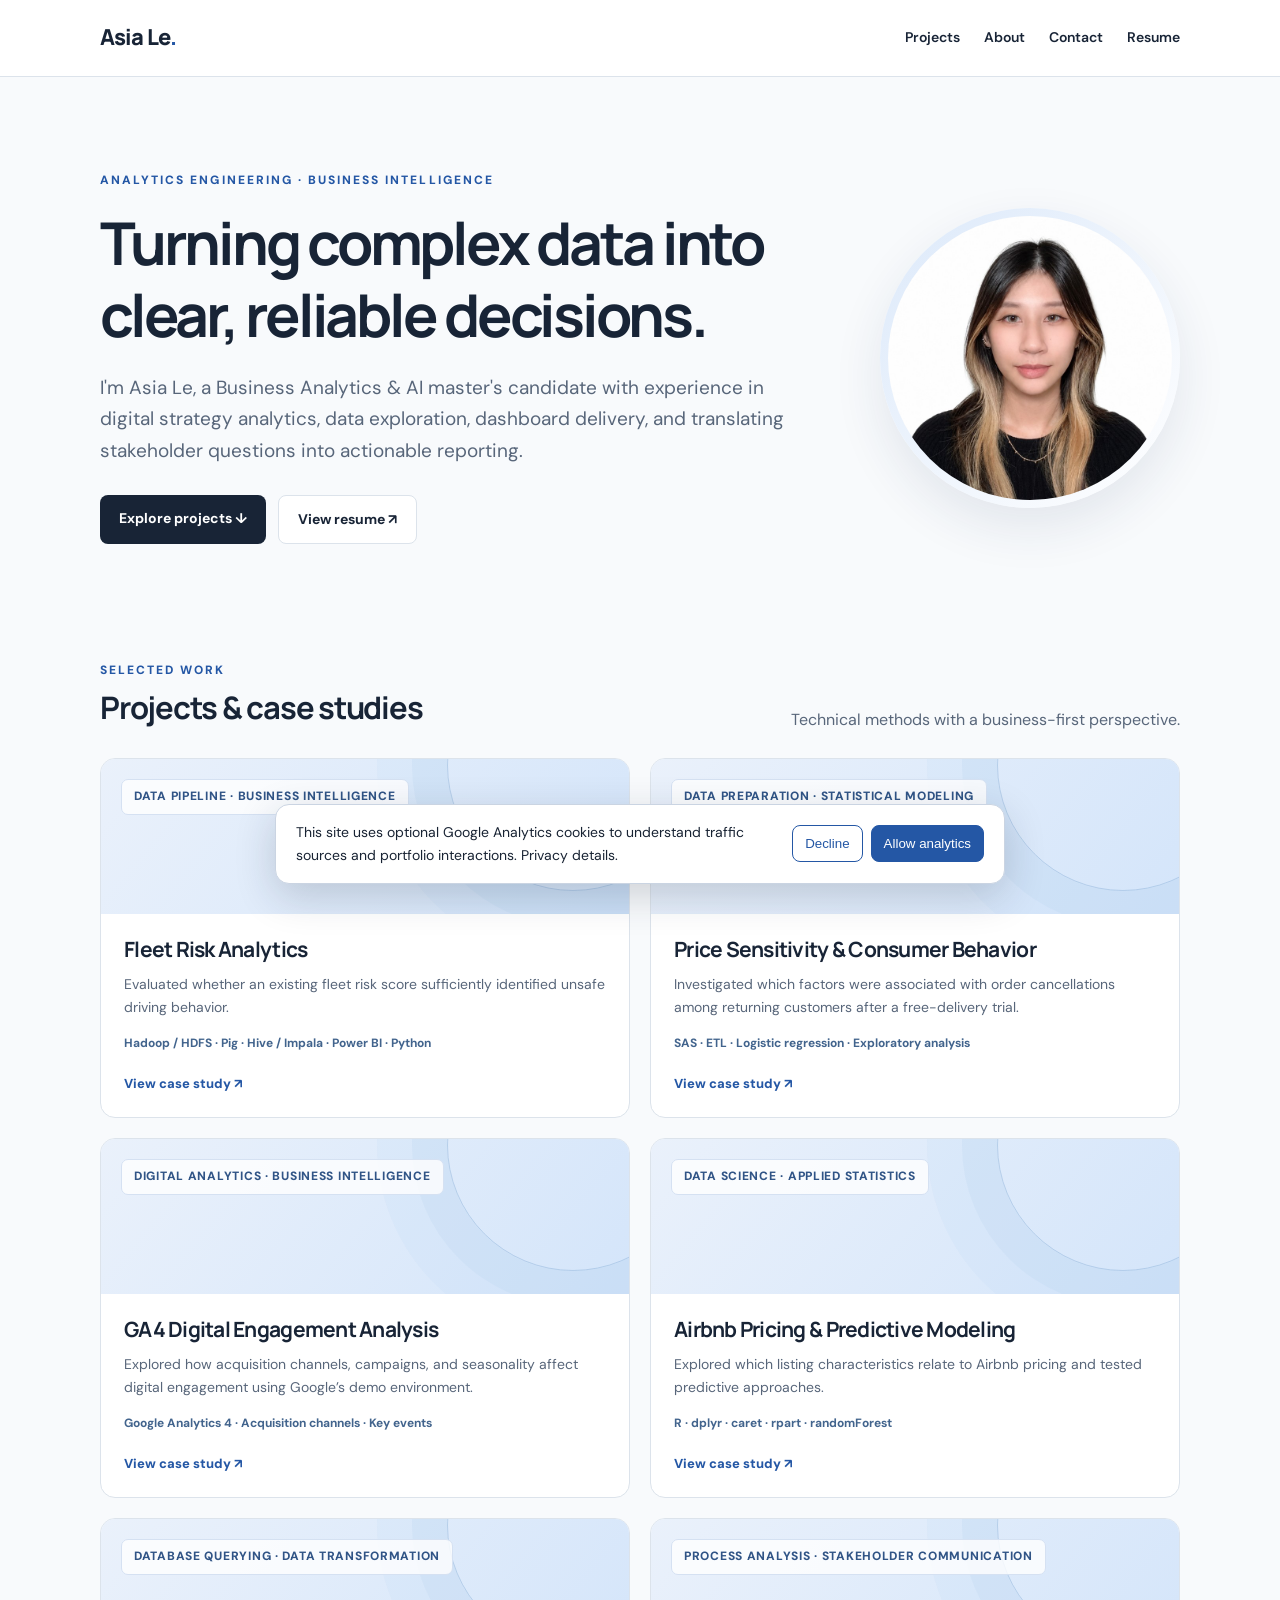
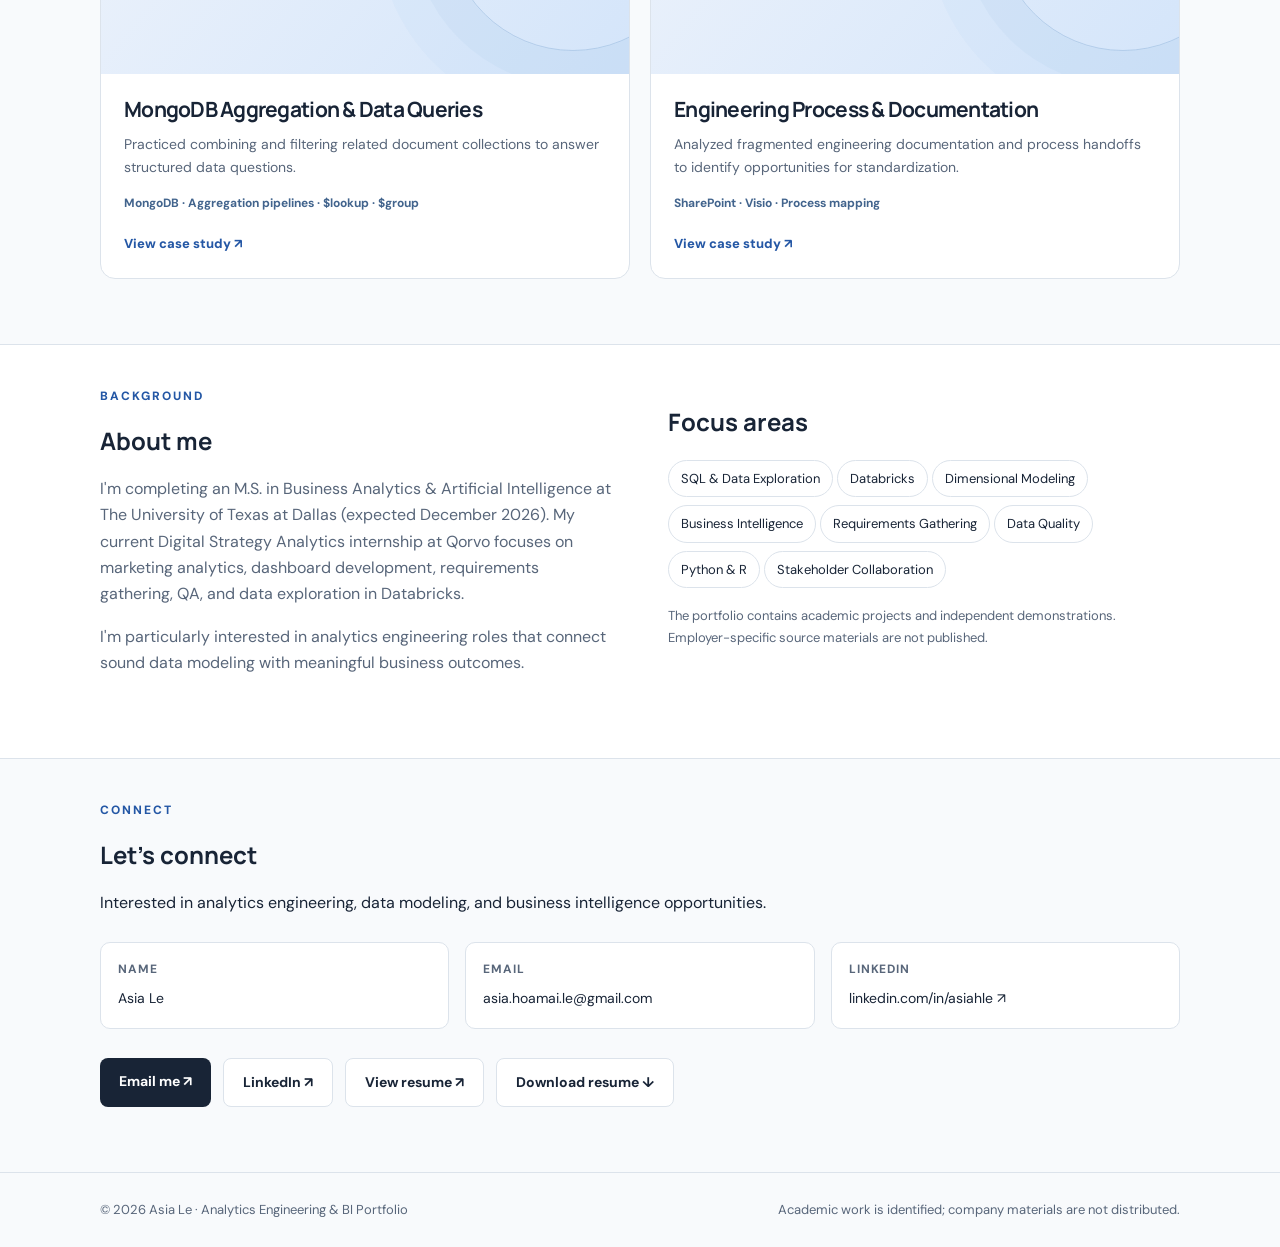
<file: index.html>
<!DOCTYPE html>
<html lang="en"><head><meta charset="utf-8"/><meta content="width=device-width, initial-scale=1" name="viewport"/><meta content="Asia Le — analytics engineering and business intelligence project portfolio." name="description"/><title>Asia Le | Analytics Engineering &amp; BI</title><link href="style.css" rel="stylesheet"/><script defer="True" src="analytics.js"></script></head><body><header><nav class="wrap"><a class="brand" href="index.html">Asia Le<span style="color:#2457a5">.</span></a><div class="links"><a href="index.html#projects">Projects</a><a href="index.html#about">About</a><a href="index.html#contact">Contact</a><a data-track="resume_view" href="Asia_Le_Resume_Oct_2026.pdf" rel="noopener" target="_blank">Resume</a></div></nav></header><main><div class="wrap"><div class="hero hero-with-photo"><div class="hero-copy"><div class="eyebrow">Analytics Engineering · Business Intelligence</div><h1>Turning complex data into clear, reliable decisions.</h1><p>I'm Asia Le, a Business Analytics &amp; AI master's candidate with experience in digital strategy analytics, data exploration, dashboard delivery, and translating stakeholder questions into actionable reporting.</p><div class="buttons"><a class="button" href="#projects">Explore projects ↓</a><a class="button secondary" data-track="resume_view" href="Asia_Le_Resume_Oct_2026.pdf" rel="noopener" target="_blank">View resume ↗</a></div></div><div class="hero-photo-wrap"><img alt="Professional headshot of Asia Le" class="hero-photo" height="440" src="asia-le-headshot.jpg" width="440"/></div></div><section id="projects"><div class="section-head"><div><div class="eyebrow">Selected work</div><h2>Projects &amp; case studies</h2></div><p>Technical methods with a business-first perspective.</p></div><div class="grid"><a class="card" data-track="project_click" href="fleet.html"><div class="art"><span>DATA PIPELINE · BUSINESS INTELLIGENCE</span></div><div class="card-body"><h3>Fleet Risk Analytics</h3><p>Evaluated whether an existing fleet risk score sufficiently identified unsafe driving behavior.</p><div class="tags">Hadoop / HDFS · Pig · Hive / Impala · Power BI · Python</div><span class="more">View case study ↗</span></div></a><a class="card" data-track="project_click" href="pricing.html"><div class="art"><span>DATA PREPARATION · STATISTICAL MODELING</span></div><div class="card-body"><h3>Price Sensitivity &amp; Consumer Behavior</h3><p>Investigated which factors were associated with order cancellations among returning customers after a free-delivery trial.</p><div class="tags">SAS · ETL · Logistic regression · Exploratory analysis</div><span class="more">View case study ↗</span></div></a><a class="card" data-track="project_click" href="ga4.html"><div class="art"><span>DIGITAL ANALYTICS · BUSINESS INTELLIGENCE</span></div><div class="card-body"><h3>GA4 Digital Engagement Analysis</h3><p>Explored how acquisition channels, campaigns, and seasonality affect digital engagement using Google’s demo environment.</p><div class="tags">Google Analytics 4 · Acquisition channels · Key events</div><span class="more">View case study ↗</span></div></a><a class="card" data-track="project_click" href="airbnb.html"><div class="art"><span>DATA SCIENCE · APPLIED STATISTICS</span></div><div class="card-body"><h3>Airbnb Pricing &amp; Predictive Modeling</h3><p>Explored which listing characteristics relate to Airbnb pricing and tested predictive approaches.</p><div class="tags">R · dplyr · caret · rpart · randomForest</div><span class="more">View case study ↗</span></div></a><a class="card" data-track="project_click" href="mongodb.html"><div class="art"><span>DATABASE QUERYING · DATA TRANSFORMATION</span></div><div class="card-body"><h3>MongoDB Aggregation &amp; Data Queries</h3><p>Practiced combining and filtering related document collections to answer structured data questions.</p><div class="tags">MongoDB · Aggregation pipelines · $lookup · $group</div><span class="more">View case study ↗</span></div></a><a class="card" data-track="project_click" href="process.html"><div class="art"><span>PROCESS ANALYSIS · STAKEHOLDER COMMUNICATION</span></div><div class="card-body"><h3>Engineering Process &amp; Documentation</h3><p>Analyzed fragmented engineering documentation and process handoffs to identify opportunities for standardization.</p><div class="tags">SharePoint · Visio · Process mapping</div><span class="more">View case study ↗</span></div></a></div></section></div><section class="about" id="about"><div class="wrap about-inner"><div><div class="eyebrow">Background</div><h2>About me</h2><p>I'm completing an M.S. in Business Analytics &amp; Artificial Intelligence at The University of Texas at Dallas (expected December 2026). My current Digital Strategy Analytics internship at Qorvo focuses on marketing analytics, dashboard development, requirements gathering, QA, and data exploration in Databricks.</p><p>I'm particularly interested in analytics engineering roles that connect sound data modeling with meaningful business outcomes.</p></div><div><h2>Focus areas</h2><span class="pill">SQL &amp; Data Exploration</span><span class="pill">Databricks</span><span class="pill">Dimensional Modeling</span><span class="pill">Business Intelligence</span><span class="pill">Requirements Gathering</span><span class="pill">Data Quality</span><span class="pill">Python &amp; R</span><span class="pill">Stakeholder Collaboration</span><p style="font-size:13px">The portfolio contains academic projects and independent demonstrations. Employer-specific source materials are not published.</p></div></div></section><section id="contact"><div class="wrap"><div class="eyebrow">Connect</div><h2>Let's connect</h2><p>Interested in analytics engineering, data modeling, and business intelligence opportunities.</p><div class="contact-details"><div><strong>Name</strong><span>Asia Le</span></div><div><strong>Email</strong><a data-track="contact_click" href="mailto:asia.hoamai.le@gmail.com">asia.hoamai.le@gmail.com</a></div><div><strong>LinkedIn</strong><a data-track="linkedin_click" href="https://www.linkedin.com/in/asiahle/" rel="noopener noreferrer" target="_blank">linkedin.com/in/asiahle ↗</a></div></div><div class="buttons"><a class="button" data-track="contact_click" href="mailto:asia.hoamai.le@gmail.com">Email me ↗</a><a class="button secondary" data-track="linkedin_click" href="https://www.linkedin.com/in/asiahle/" rel="noopener noreferrer" target="_blank">LinkedIn ↗</a><a class="button secondary" data-track="resume_view" href="Asia_Le_Resume_Oct_2026.pdf" rel="noopener" target="_blank">View resume ↗</a><a class="button secondary" data-track="resume_download" download="Asia_Le_Resume.pdf" href="Asia_Le_Resume_Oct_2026.pdf">Download resume ↓</a></div></div></section></main><footer><div class="wrap"><span>© 2026 Asia Le · Analytics Engineering &amp; BI Portfolio</span><span>Academic work is identified; company materials are not distributed.</span></div></footer></body></html>
</file>
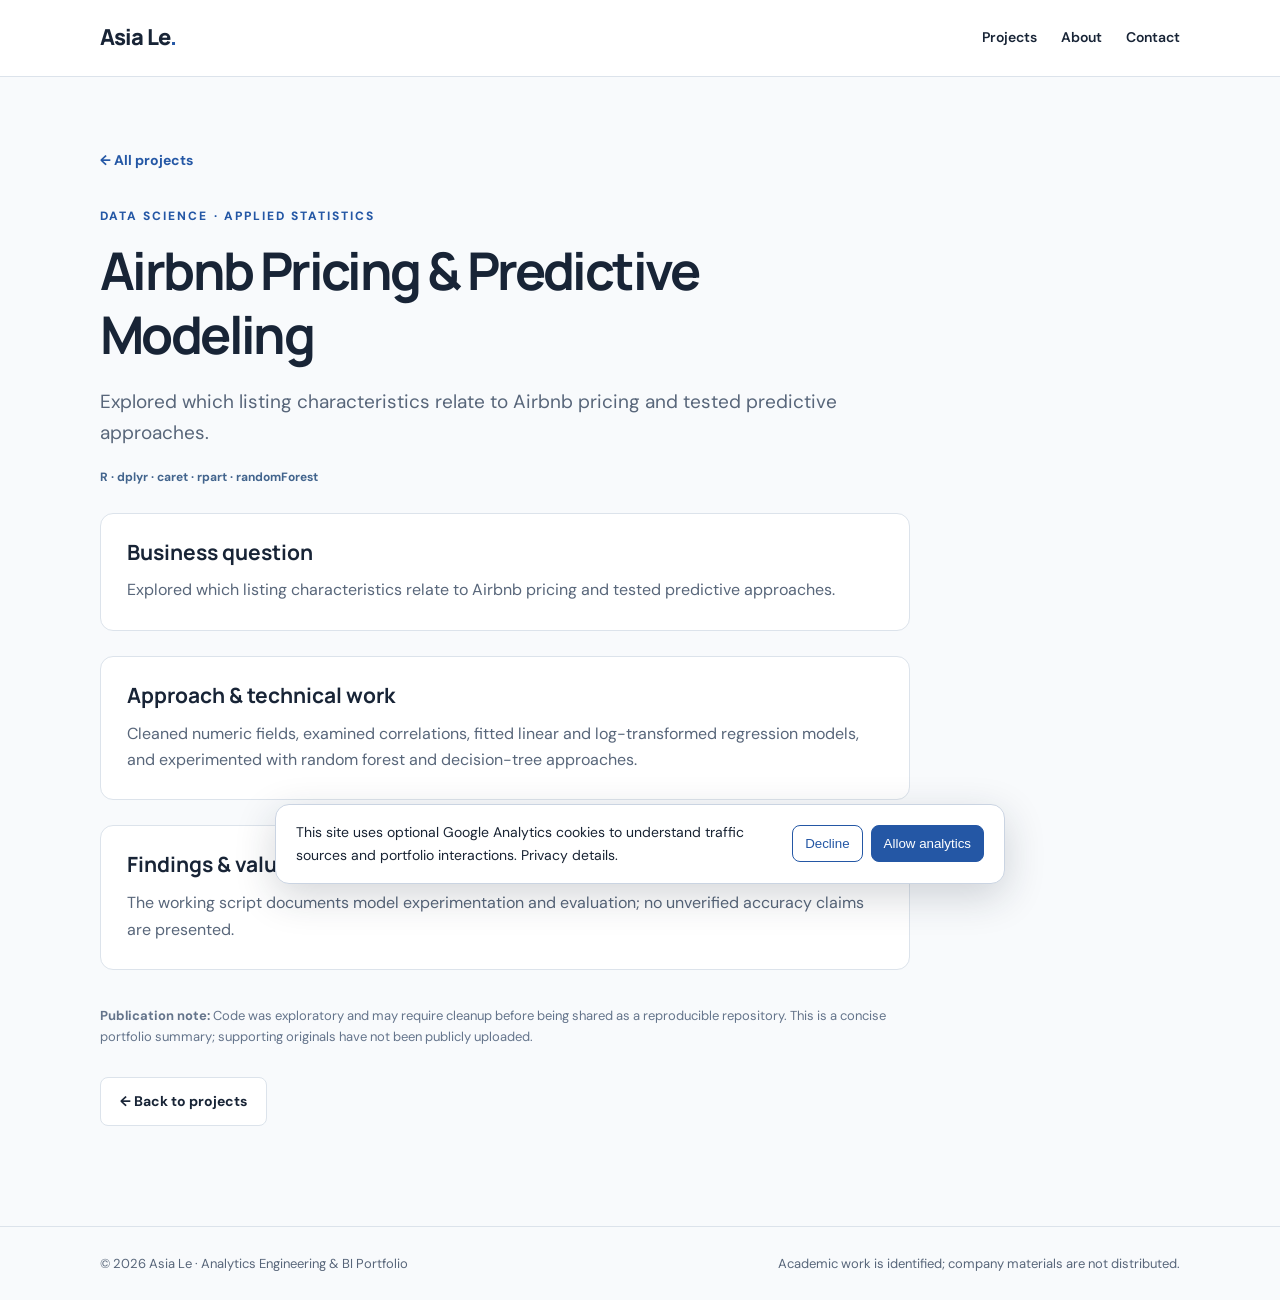
<file: airbnb.html>
<!DOCTYPE html>
<html lang="en"><head><meta charset="utf-8"/><meta content="width=device-width, initial-scale=1" name="viewport"/><meta content="Airbnb Pricing &amp; Predictive Modeling case study by Asia Le." name="description"/><title>Airbnb Pricing &amp; Predictive Modeling | Asia Le</title><link href="style.css" rel="stylesheet"/><script defer="True" src="analytics.js"></script></head><body><header><nav class="wrap"><a class="brand" href="index.html">Asia Le<span style="color:#2457a5">.</span></a><div class="links"><a href="index.html#projects">Projects</a><a href="index.html#about">About</a><a href="index.html#contact">Contact</a></div></nav></header><main class="wrap"><article class="project"><a href="index.html#projects" style="color:#2457a5;font-weight:700;font-size:14px">← All projects</a><div class="eyebrow" style="margin-top:34px">Data science · Applied statistics</div><h1>Airbnb Pricing &amp; Predictive Modeling</h1><p class="lead">Explored which listing characteristics relate to Airbnb pricing and tested predictive approaches.</p><div class="tags">R · dplyr · caret · rpart · randomForest</div><div class="panel"><h2>Business question</h2><p>Explored which listing characteristics relate to Airbnb pricing and tested predictive approaches.</p></div><div class="panel"><h2>Approach &amp; technical work</h2><p>Cleaned numeric fields, examined correlations, fitted linear and log-transformed regression models, and experimented with random forest and decision-tree approaches.</p></div><div class="panel"><h2>Findings &amp; value</h2><p>The working script documents model experimentation and evaluation; no unverified accuracy claims are presented.</p></div><p class="note"><strong>Publication note:</strong> Code was exploratory and may require cleanup before being shared as a reproducible repository. This is a concise portfolio summary; supporting originals have not been publicly uploaded.</p><div class="buttons"><a class="button secondary" href="index.html#projects">← Back to projects</a></div></article></main><footer><div class="wrap"><span>© 2026 Asia Le · Analytics Engineering &amp; BI Portfolio</span><span>Academic work is identified; company materials are not distributed.</span></div></footer></body></html>
</file>
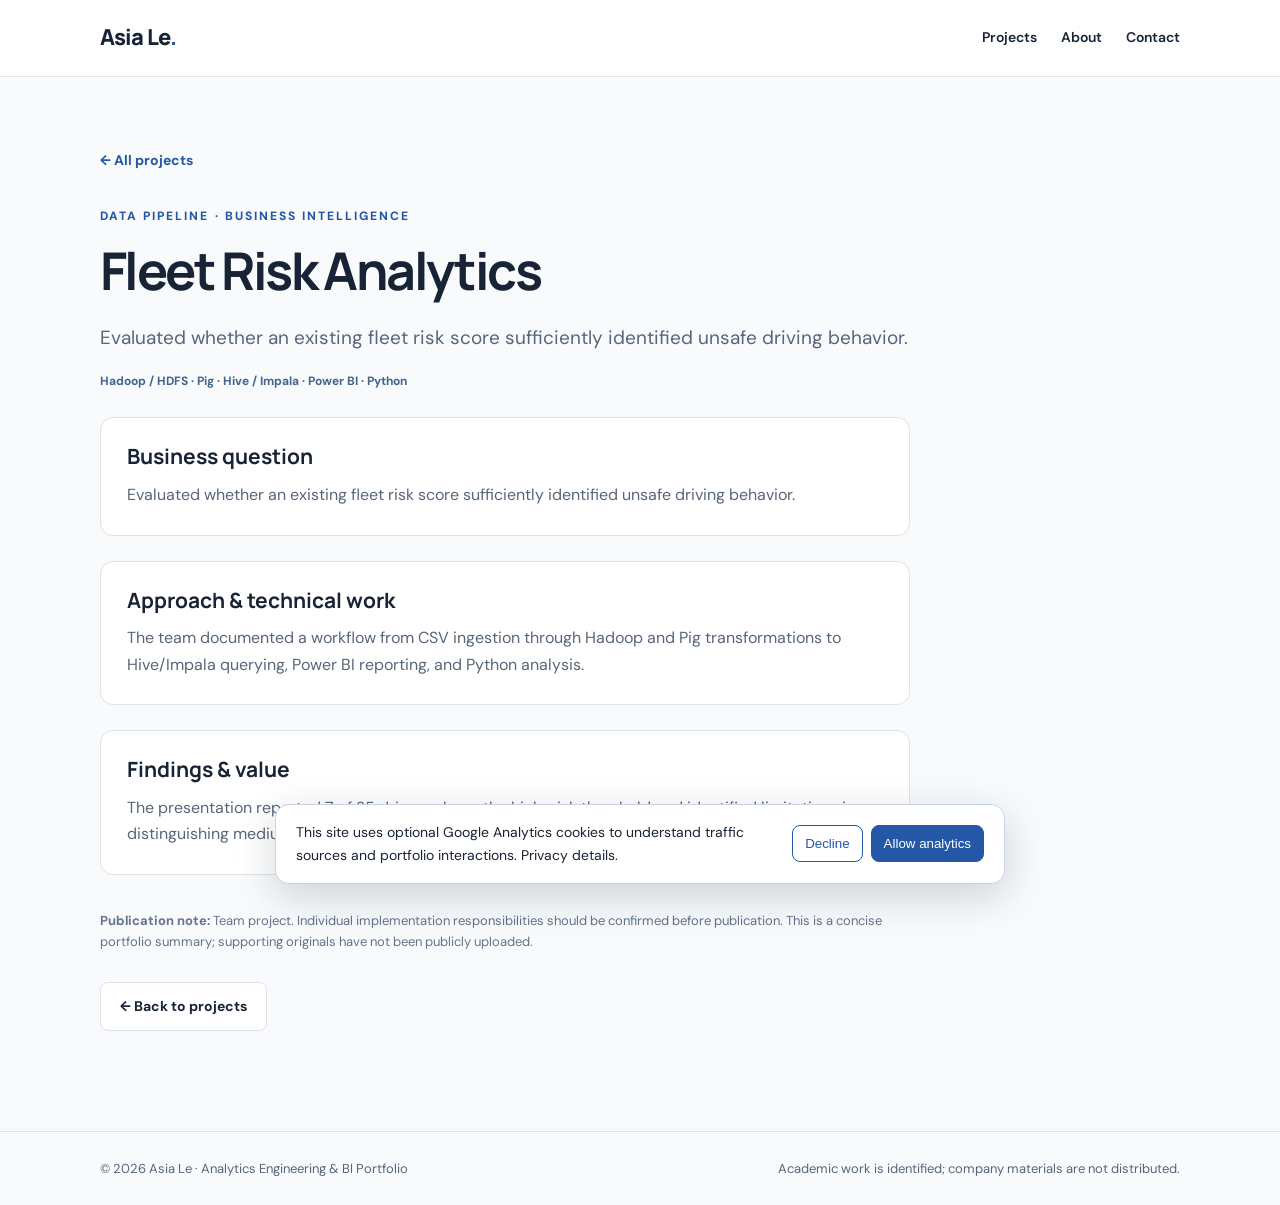
<file: fleet.html>
<!DOCTYPE html>
<html lang="en"><head><meta charset="utf-8"/><meta content="width=device-width, initial-scale=1" name="viewport"/><meta content="Fleet Risk Analytics case study by Asia Le." name="description"/><title>Fleet Risk Analytics | Asia Le</title><link href="style.css" rel="stylesheet"/><script defer="True" src="analytics.js"></script></head><body><header><nav class="wrap"><a class="brand" href="index.html">Asia Le<span style="color:#2457a5">.</span></a><div class="links"><a href="index.html#projects">Projects</a><a href="index.html#about">About</a><a href="index.html#contact">Contact</a></div></nav></header><main class="wrap"><article class="project"><a href="index.html#projects" style="color:#2457a5;font-weight:700;font-size:14px">← All projects</a><div class="eyebrow" style="margin-top:34px">Data pipeline · Business intelligence</div><h1>Fleet Risk Analytics</h1><p class="lead">Evaluated whether an existing fleet risk score sufficiently identified unsafe driving behavior.</p><div class="tags">Hadoop / HDFS · Pig · Hive / Impala · Power BI · Python</div><div class="panel"><h2>Business question</h2><p>Evaluated whether an existing fleet risk score sufficiently identified unsafe driving behavior.</p></div><div class="panel"><h2>Approach &amp; technical work</h2><p>The team documented a workflow from CSV ingestion through Hadoop and Pig transformations to Hive/Impala querying, Power BI reporting, and Python analysis.</p></div><div class="panel"><h2>Findings &amp; value</h2><p>The presentation reported 7 of 25 drivers above the high-risk threshold and identified limitations in distinguishing medium- and high-risk drivers.</p></div><p class="note"><strong>Publication note:</strong> Team project. Individual implementation responsibilities should be confirmed before publication. This is a concise portfolio summary; supporting originals have not been publicly uploaded.</p><div class="buttons"><a class="button secondary" href="index.html#projects">← Back to projects</a></div></article></main><footer><div class="wrap"><span>© 2026 Asia Le · Analytics Engineering &amp; BI Portfolio</span><span>Academic work is identified; company materials are not distributed.</span></div></footer></body></html>
</file>
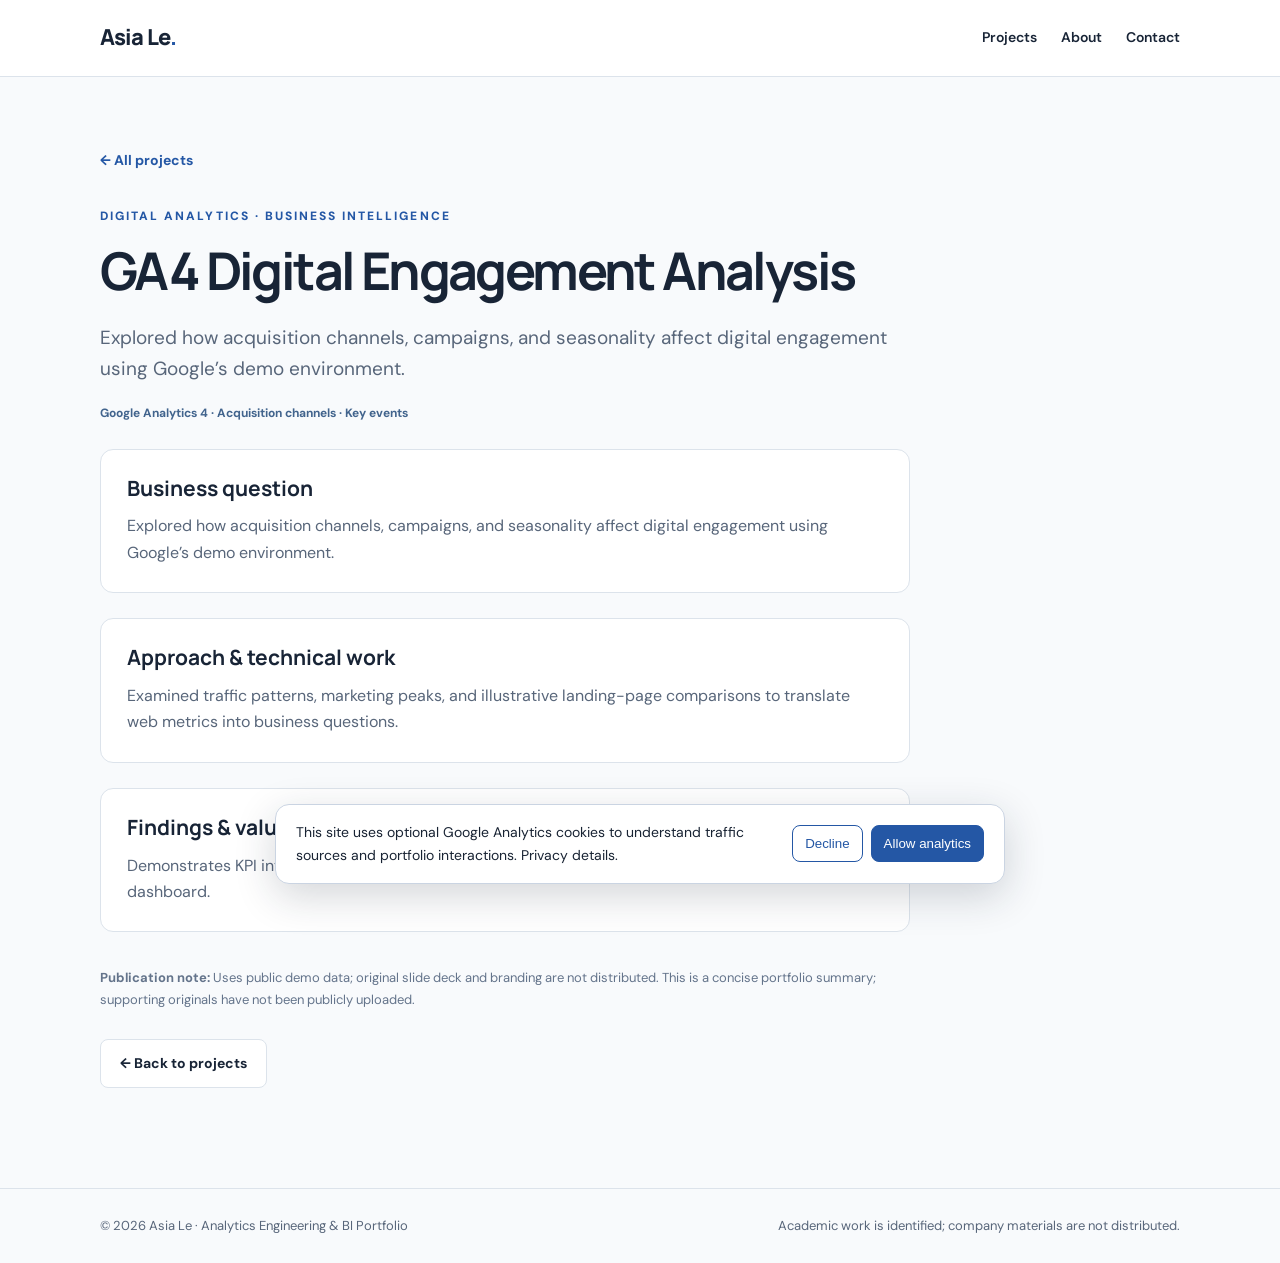
<file: ga4.html>
<!DOCTYPE html>
<html lang="en"><head><meta charset="utf-8"/><meta content="width=device-width, initial-scale=1" name="viewport"/><meta content="GA4 Digital Engagement Analysis case study by Asia Le." name="description"/><title>GA4 Digital Engagement Analysis | Asia Le</title><link href="style.css" rel="stylesheet"/><script defer="True" src="analytics.js"></script></head><body><header><nav class="wrap"><a class="brand" href="index.html">Asia Le<span style="color:#2457a5">.</span></a><div class="links"><a href="index.html#projects">Projects</a><a href="index.html#about">About</a><a href="index.html#contact">Contact</a></div></nav></header><main class="wrap"><article class="project"><a href="index.html#projects" style="color:#2457a5;font-weight:700;font-size:14px">← All projects</a><div class="eyebrow" style="margin-top:34px">Digital analytics · Business intelligence</div><h1>GA4 Digital Engagement Analysis</h1><p class="lead">Explored how acquisition channels, campaigns, and seasonality affect digital engagement using Google’s demo environment.</p><div class="tags">Google Analytics 4 · Acquisition channels · Key events</div><div class="panel"><h2>Business question</h2><p>Explored how acquisition channels, campaigns, and seasonality affect digital engagement using Google’s demo environment.</p></div><div class="panel"><h2>Approach &amp; technical work</h2><p>Examined traffic patterns, marketing peaks, and illustrative landing-page comparisons to translate web metrics into business questions.</p></div><div class="panel"><h2>Findings &amp; value</h2><p>Demonstrates KPI interpretation and stakeholder-oriented analysis rather than a proprietary company dashboard.</p></div><p class="note"><strong>Publication note:</strong> Uses public demo data; original slide deck and branding are not distributed. This is a concise portfolio summary; supporting originals have not been publicly uploaded.</p><div class="buttons"><a class="button secondary" href="index.html#projects">← Back to projects</a></div></article></main><footer><div class="wrap"><span>© 2026 Asia Le · Analytics Engineering &amp; BI Portfolio</span><span>Academic work is identified; company materials are not distributed.</span></div></footer></body></html>
</file>
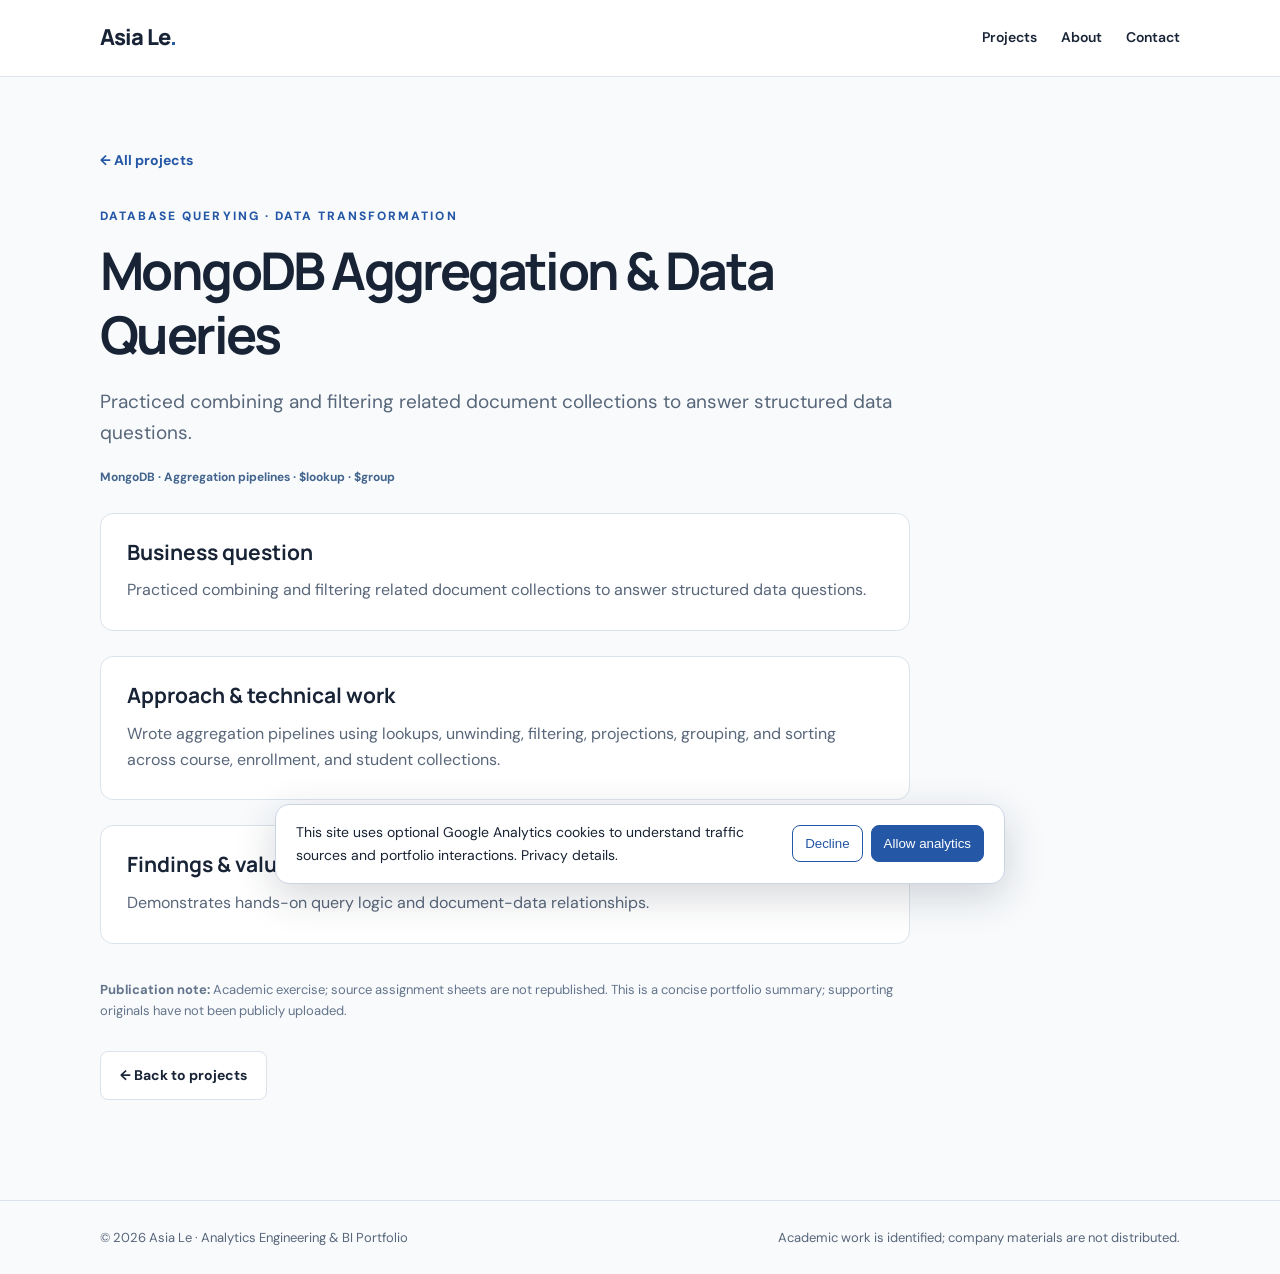
<file: mongodb.html>
<!DOCTYPE html>
<html lang="en"><head><meta charset="utf-8"/><meta content="width=device-width, initial-scale=1" name="viewport"/><meta content="MongoDB Aggregation &amp; Data Queries case study by Asia Le." name="description"/><title>MongoDB Aggregation &amp; Data Queries | Asia Le</title><link href="style.css" rel="stylesheet"/><script defer="True" src="analytics.js"></script></head><body><header><nav class="wrap"><a class="brand" href="index.html">Asia Le<span style="color:#2457a5">.</span></a><div class="links"><a href="index.html#projects">Projects</a><a href="index.html#about">About</a><a href="index.html#contact">Contact</a></div></nav></header><main class="wrap"><article class="project"><a href="index.html#projects" style="color:#2457a5;font-weight:700;font-size:14px">← All projects</a><div class="eyebrow" style="margin-top:34px">Database querying · Data transformation</div><h1>MongoDB Aggregation &amp; Data Queries</h1><p class="lead">Practiced combining and filtering related document collections to answer structured data questions.</p><div class="tags">MongoDB · Aggregation pipelines · $lookup · $group</div><div class="panel"><h2>Business question</h2><p>Practiced combining and filtering related document collections to answer structured data questions.</p></div><div class="panel"><h2>Approach &amp; technical work</h2><p>Wrote aggregation pipelines using lookups, unwinding, filtering, projections, grouping, and sorting across course, enrollment, and student collections.</p></div><div class="panel"><h2>Findings &amp; value</h2><p>Demonstrates hands-on query logic and document-data relationships.</p></div><p class="note"><strong>Publication note:</strong> Academic exercise; source assignment sheets are not republished. This is a concise portfolio summary; supporting originals have not been publicly uploaded.</p><div class="buttons"><a class="button secondary" href="index.html#projects">← Back to projects</a></div></article></main><footer><div class="wrap"><span>© 2026 Asia Le · Analytics Engineering &amp; BI Portfolio</span><span>Academic work is identified; company materials are not distributed.</span></div></footer></body></html>
</file>
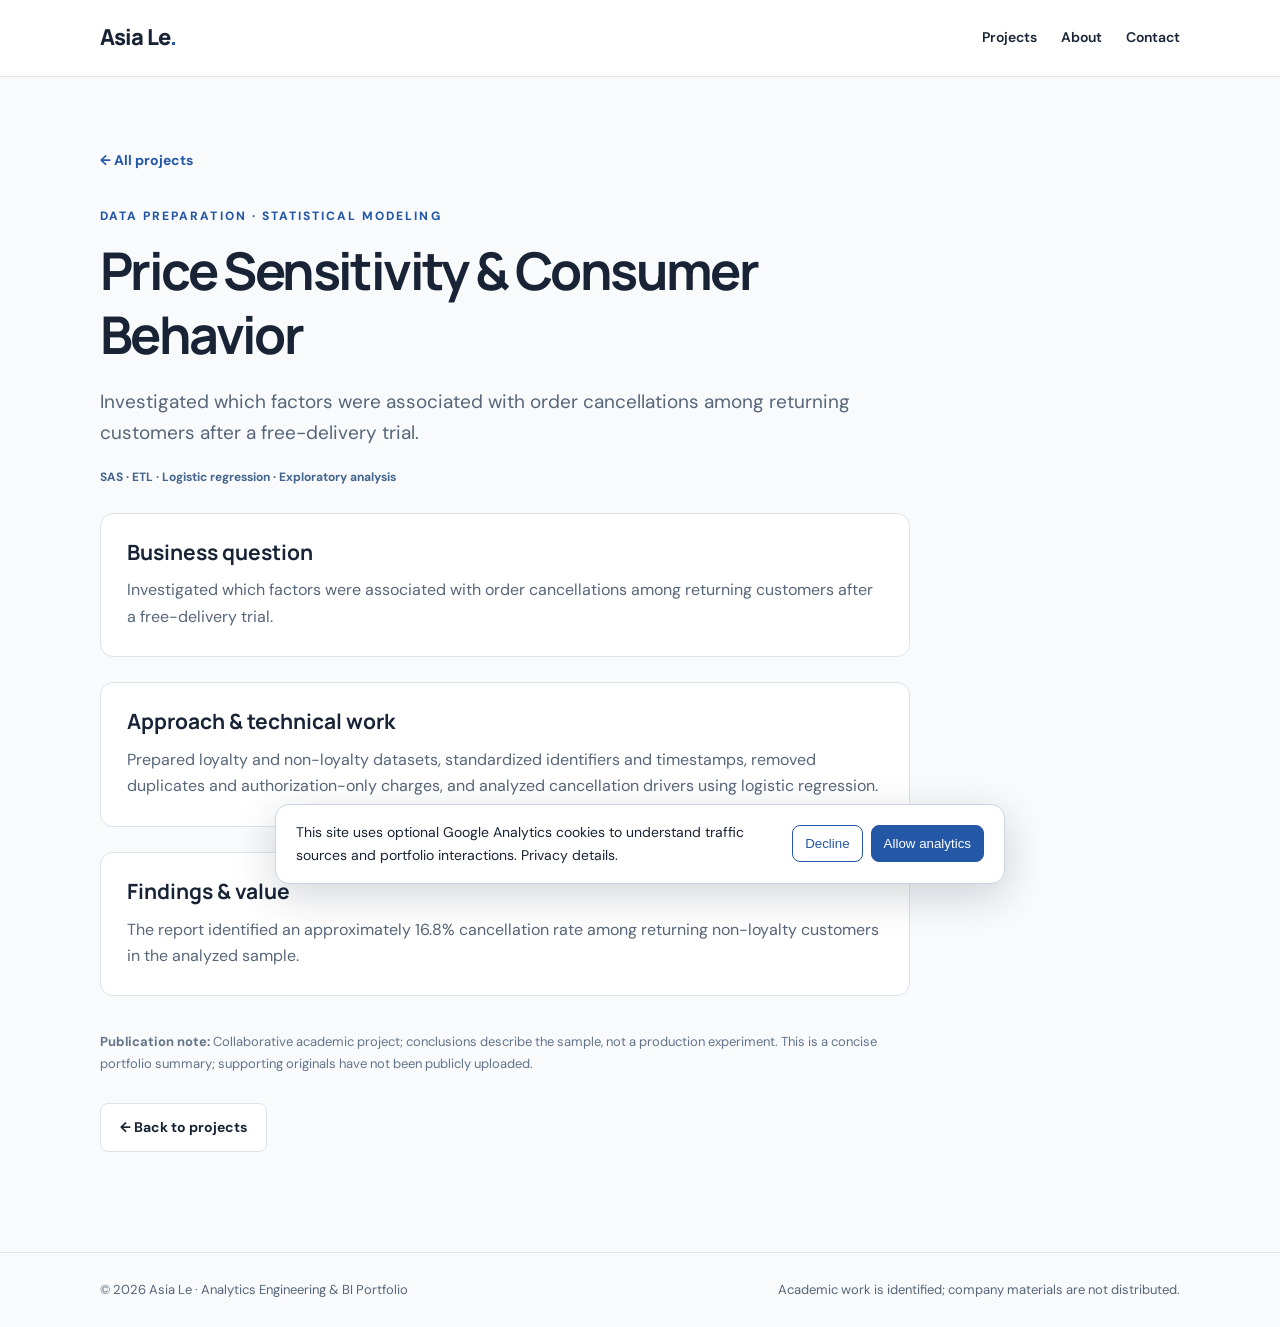
<file: pricing.html>
<!DOCTYPE html>
<html lang="en"><head><meta charset="utf-8"/><meta content="width=device-width, initial-scale=1" name="viewport"/><meta content="Price Sensitivity &amp; Consumer Behavior case study by Asia Le." name="description"/><title>Price Sensitivity &amp; Consumer Behavior | Asia Le</title><link href="style.css" rel="stylesheet"/><script defer="True" src="analytics.js"></script></head><body><header><nav class="wrap"><a class="brand" href="index.html">Asia Le<span style="color:#2457a5">.</span></a><div class="links"><a href="index.html#projects">Projects</a><a href="index.html#about">About</a><a href="index.html#contact">Contact</a></div></nav></header><main class="wrap"><article class="project"><a href="index.html#projects" style="color:#2457a5;font-weight:700;font-size:14px">← All projects</a><div class="eyebrow" style="margin-top:34px">Data preparation · Statistical modeling</div><h1>Price Sensitivity &amp; Consumer Behavior</h1><p class="lead">Investigated which factors were associated with order cancellations among returning customers after a free-delivery trial.</p><div class="tags">SAS · ETL · Logistic regression · Exploratory analysis</div><div class="panel"><h2>Business question</h2><p>Investigated which factors were associated with order cancellations among returning customers after a free-delivery trial.</p></div><div class="panel"><h2>Approach &amp; technical work</h2><p>Prepared loyalty and non-loyalty datasets, standardized identifiers and timestamps, removed duplicates and authorization-only charges, and analyzed cancellation drivers using logistic regression.</p></div><div class="panel"><h2>Findings &amp; value</h2><p>The report identified an approximately 16.8% cancellation rate among returning non-loyalty customers in the analyzed sample.</p></div><p class="note"><strong>Publication note:</strong> Collaborative academic project; conclusions describe the sample, not a production experiment. This is a concise portfolio summary; supporting originals have not been publicly uploaded.</p><div class="buttons"><a class="button secondary" href="index.html#projects">← Back to projects</a></div></article></main><footer><div class="wrap"><span>© 2026 Asia Le · Analytics Engineering &amp; BI Portfolio</span><span>Academic work is identified; company materials are not distributed.</span></div></footer></body></html>
</file>
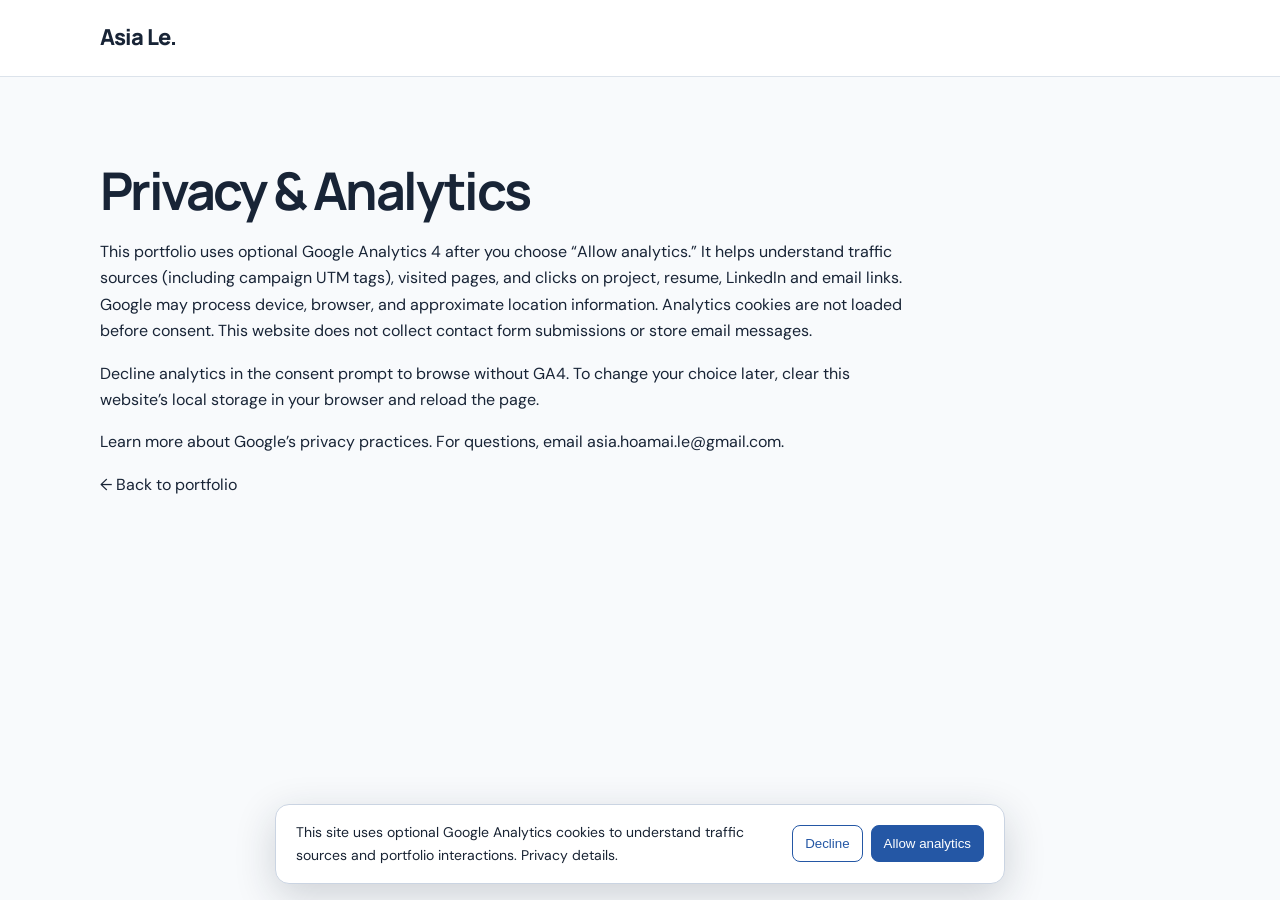
<file: privacy.html>
<!doctype html><html lang="en"><head><meta charset="utf-8"><meta name="viewport" content="width=device-width, initial-scale=1"><title>Privacy | Asia Le</title><link rel="stylesheet" href="style.css"><script defer src="analytics.js"></script></head><body><header><nav class="wrap"><a class="brand" href="index.html">Asia Le.</a></nav></header><main class="wrap"><article class="project"><h1>Privacy & Analytics</h1><p>This portfolio uses optional Google Analytics 4 after you choose “Allow analytics.” It helps understand traffic sources (including campaign UTM tags), visited pages, and clicks on project, resume, LinkedIn and email links. Google may process device, browser, and approximate location information. Analytics cookies are not loaded before consent. This website does not collect contact form submissions or store email messages.</p><p>Decline analytics in the consent prompt to browse without GA4. To change your choice later, clear this website’s local storage in your browser and reload the page.</p><p>Learn more about <a href="https://policies.google.com/privacy" rel="noopener noreferrer" target="_blank">Google’s privacy practices</a>. For questions, email <a href="mailto:asia.hoamai.le@gmail.com">asia.hoamai.le@gmail.com</a>.</p><a href="index.html">← Back to portfolio</a></article></main></body></html>
</file>
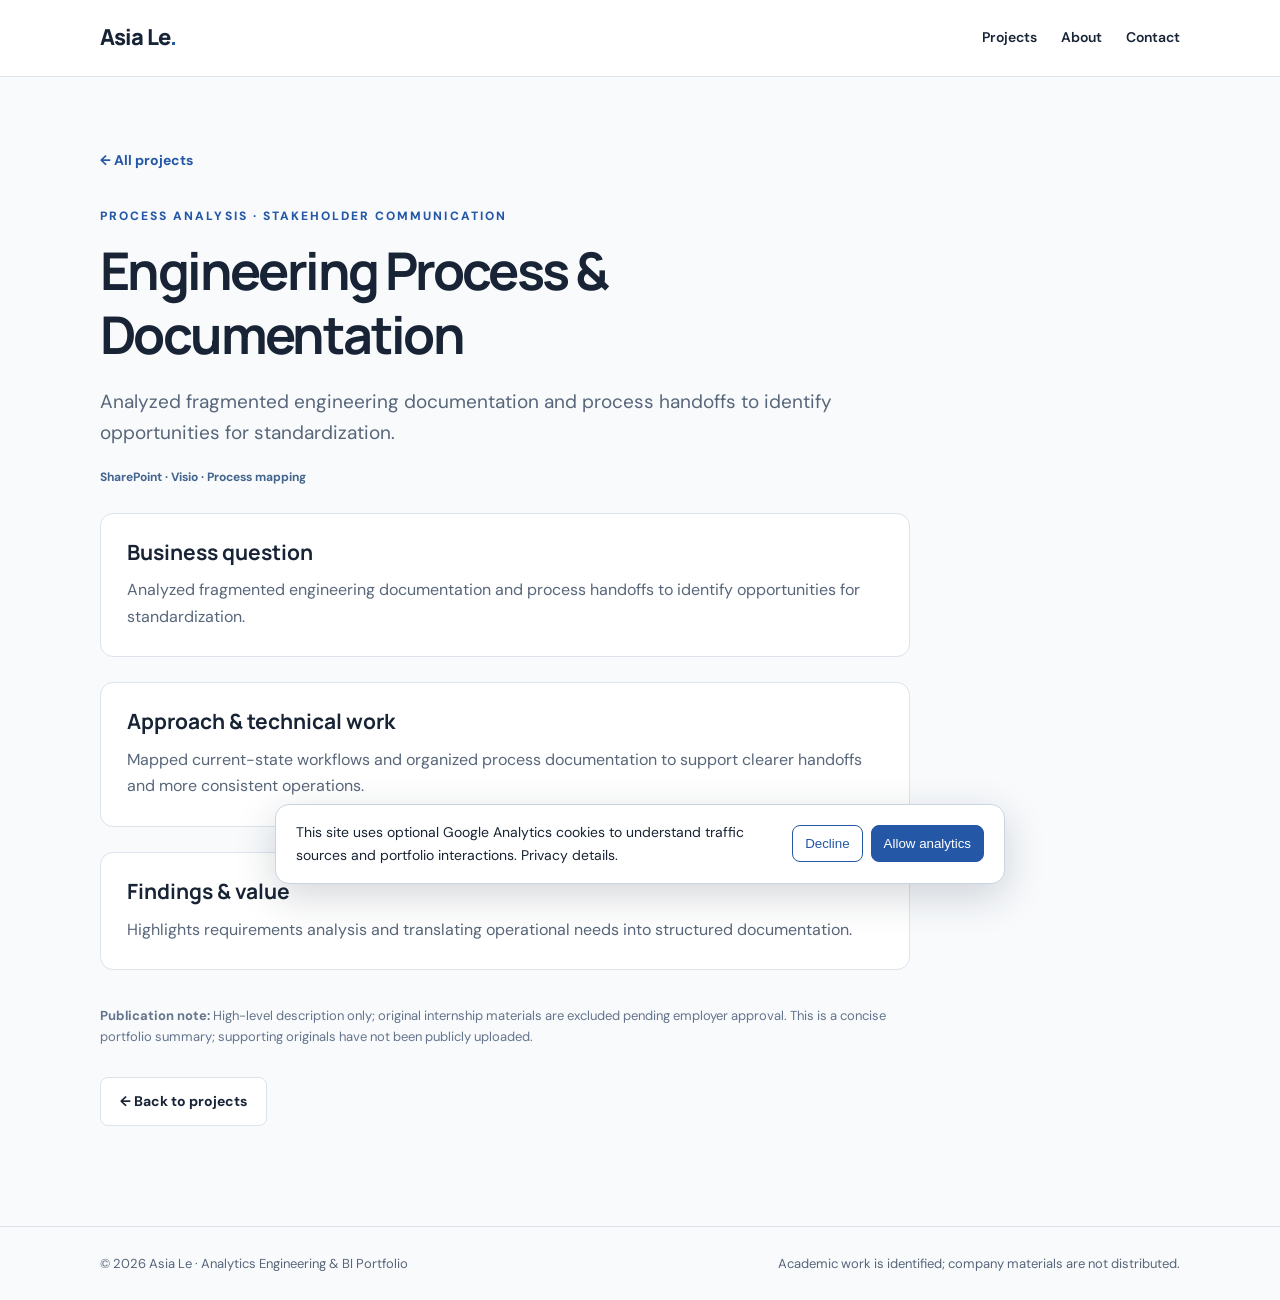
<file: process.html>
<!DOCTYPE html>
<html lang="en"><head><meta charset="utf-8"/><meta content="width=device-width, initial-scale=1" name="viewport"/><meta content="Engineering Process &amp; Documentation case study by Asia Le." name="description"/><title>Engineering Process &amp; Documentation | Asia Le</title><link href="style.css" rel="stylesheet"/><script defer="True" src="analytics.js"></script></head><body><header><nav class="wrap"><a class="brand" href="index.html">Asia Le<span style="color:#2457a5">.</span></a><div class="links"><a href="index.html#projects">Projects</a><a href="index.html#about">About</a><a href="index.html#contact">Contact</a></div></nav></header><main class="wrap"><article class="project"><a href="index.html#projects" style="color:#2457a5;font-weight:700;font-size:14px">← All projects</a><div class="eyebrow" style="margin-top:34px">Process analysis · Stakeholder communication</div><h1>Engineering Process &amp; Documentation</h1><p class="lead">Analyzed fragmented engineering documentation and process handoffs to identify opportunities for standardization.</p><div class="tags">SharePoint · Visio · Process mapping</div><div class="panel"><h2>Business question</h2><p>Analyzed fragmented engineering documentation and process handoffs to identify opportunities for standardization.</p></div><div class="panel"><h2>Approach &amp; technical work</h2><p>Mapped current-state workflows and organized process documentation to support clearer handoffs and more consistent operations.</p></div><div class="panel"><h2>Findings &amp; value</h2><p>Highlights requirements analysis and translating operational needs into structured documentation.</p></div><p class="note"><strong>Publication note:</strong> High-level description only; original internship materials are excluded pending employer approval. This is a concise portfolio summary; supporting originals have not been publicly uploaded.</p><div class="buttons"><a class="button secondary" href="index.html#projects">← Back to projects</a></div></article></main><footer><div class="wrap"><span>© 2026 Asia Le · Analytics Engineering &amp; BI Portfolio</span><span>Academic work is identified; company materials are not distributed.</span></div></footer></body></html>
</file>
<file: style.css>
@import url('https://fonts.googleapis.com/css2?family=DM+Sans:wght@400;500;600;700&family=Manrope:wght@400;500;600;700;800&display=swap');:root{--bg:#f8fafc;--ink:#182436;--muted:#58667a;--line:#dce3eb;--accent:#2457a5;--soft:#edf3fc}*{box-sizing:border-box}html{scroll-behavior:smooth}body{margin:0;background:var(--bg);color:var(--ink);font:16px/1.65 'DM Sans',Arial,sans-serif}h1,h2,h3,.brand{font-family:Manrope,Arial,sans-serif;line-height:1.23}a{color:inherit;text-decoration:none}a:hover{color:var(--accent)}.wrap{width:min(1080px,calc(100% - 44px));margin:auto}header{background:#fff;border-bottom:1px solid var(--line);position:sticky;top:0;z-index:5}nav{display:flex;align-items:center;justify-content:space-between;min-height:76px;gap:18px}.brand{font-weight:800;letter-spacing:-.04em;font-size:22px}nav .links{display:flex;gap:24px;font-size:14px;font-weight:600}.hero{padding:94px 0 75px;max-width:840px}.eyebrow{color:var(--accent);font-size:12px;letter-spacing:.17em;text-transform:uppercase;font-weight:800}.hero h1{font-size:clamp(38px,5.6vw,67px);letter-spacing:-.055em;margin:16px 0 20px}.hero p{color:var(--muted);font-size:19px;max-width:720px}.buttons{display:flex;gap:12px;flex-wrap:wrap;margin-top:29px}.button{background:var(--ink);color:white;padding:12px 19px;border-radius:8px;font-weight:700;font-size:14px}.button.secondary{background:white;color:var(--ink);border:1px solid var(--line)}.button:hover{background:var(--accent);color:white}section{padding:42px 0 65px}.section-head{display:flex;align-items:end;justify-content:space-between;gap:20px;margin-bottom:25px}.section-head h2{font-size:31px;letter-spacing:-.04em;margin:7px 0}.section-head p{color:var(--muted);margin:0}.grid{display:grid;grid-template-columns:repeat(2,minmax(0,1fr));gap:20px}.card{background:#fff;border:1px solid var(--line);border-radius:15px;overflow:hidden;display:flex;flex-direction:column;transition:transform .2s,box-shadow .2s}.card:hover{transform:translateY(-3px);box-shadow:0 12px 28px #22385816}.art{height:155px;background:linear-gradient(130deg,#eaf1fb,#d4e5fa);position:relative;overflow:hidden;padding:20px}.art:after{content:'';position:absolute;width:250px;height:250px;border:1px solid #8bafd87a;border-radius:50%;right:-70px;top:-120px;box-shadow:0 0 0 35px #b2cdec36,0 0 0 70px #b2cdec20}.art span{position:relative;z-index:1;display:inline-block;background:#ffffffce;border:1px solid #d5e1f2;padding:7px 12px;border-radius:7px;color:#305486;font-weight:800;font-size:12px;letter-spacing:.06em}.card-body{padding:23px;flex:1}.card h3{font-size:21px;margin:0 0 10px;letter-spacing:-.035em}.card p{color:var(--muted);font-size:14px;margin:0 0 15px}.tags{font-size:12px;font-weight:700;color:#42648d}.more{display:block;margin-top:19px;font-size:13px;font-weight:800;color:var(--accent)}.about{background:white;border-top:1px solid var(--line);border-bottom:1px solid var(--line)}.about-inner{display:grid;grid-template-columns:1fr 1fr;gap:55px}.about p,.about li{color:var(--muted)}.pill{display:inline-block;border:1px solid var(--line);background:white;border-radius:50px;padding:7px 12px;margin:4px 4px 4px 0;font-size:13px}.project{padding:70px 0 100px;max-width:810px}.project h1{font-size:clamp(34px,5vw,52px);letter-spacing:-.05em;margin:12px 0}.lead{font-size:19px;color:var(--muted)}.panel{background:white;border:1px solid var(--line);border-radius:13px;padding:26px;margin-top:25px}.panel h2{margin:0 0 12px;font-size:21px}.panel p{margin:0;color:var(--muted)}.note{font-size:13px;color:#64748b;margin-top:35px}footer{border-top:1px solid var(--line);padding:26px 0;color:var(--muted);font-size:13px}footer .wrap{display:flex;justify-content:space-between;gap:20px;flex-wrap:wrap}@media(max-width:700px){nav{align-items:flex-start;padding:18px 0;flex-direction:column}nav .links{gap:16px}.hero{padding:65px 0 40px}.grid,.about-inner{grid-template-columns:1fr}.section-head{display:block}.art{height:125px}}
/* Profile and contact additions */
.hero-with-photo{max-width:none;display:grid;grid-template-columns:minmax(0,1fr) 300px;gap:52px;align-items:center}
.hero-copy{min-width:0}.hero-with-photo h1{font-size:clamp(36px,4.7vw,59px)}
.hero-photo-wrap{width:300px;aspect-ratio:1;border-radius:50%;padding:8px;background:linear-gradient(135deg,#dce9fa,#fff);box-shadow:0 20px 50px #22385819}
.hero-photo{display:block;width:100%;height:100%;border-radius:50%;object-fit:cover;object-position:center 40%}
.contact-details{display:grid;grid-template-columns:repeat(3,minmax(0,1fr));gap:16px;margin:26px 0}
.contact-details>div{background:white;border:1px solid var(--line);padding:17px;border-radius:10px;min-width:0}
.contact-details strong{display:block;font-size:12px;color:var(--muted);text-transform:uppercase;letter-spacing:.08em;margin-bottom:5px}
.contact-details span,.contact-details a{overflow-wrap:anywhere;font-size:14px}
@media(max-width:800px){.hero-with-photo{grid-template-columns:1fr;gap:28px}.hero-photo-wrap{grid-row:1;width:200px}.contact-details{grid-template-columns:1fr}}

.analytics-consent{position:fixed;bottom:16px;left:16px;right:16px;max-width:730px;margin:auto;z-index:1000;background:#fff;color:#182333;border:1px solid #cad4e2;border-radius:14px;padding:16px 20px;box-shadow:0 12px 40px #18233330;display:flex;align-items:center;gap:16px;flex-wrap:wrap}.analytics-consent p{margin:0;flex:1 1 280px;font-size:14px}.analytics-consent div{display:flex;gap:8px}.analytics-consent button{border:1px solid #2457a5;border-radius:8px;padding:10px 12px;background:#fff;color:#2457a5;cursor:pointer}.analytics-consent button:last-child{background:#2457a5;color:white}
</file>
